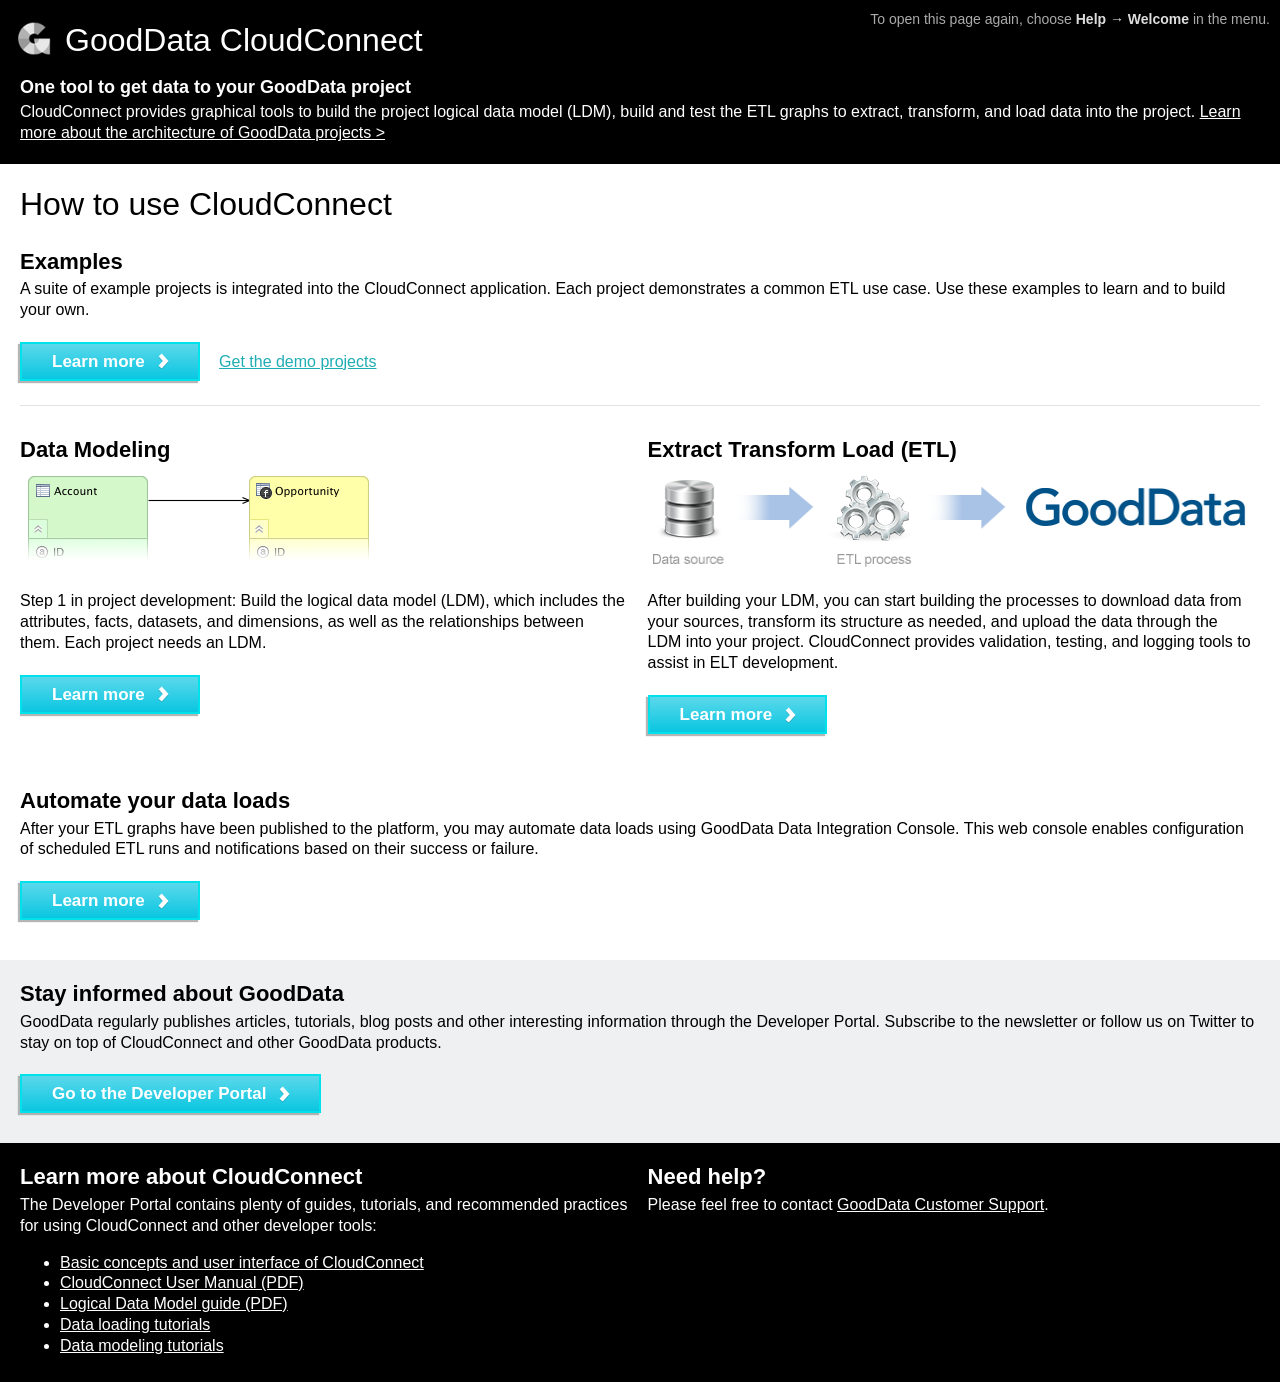
<file: CARGA_MANUAL/.metadata/.plugins/com.gooddata.clover.designer/com.gooddata.clover.designer.browser/index.html>
<!doctype html>
<html>
	<head>
		<meta charset="UTF-8">
		
		<title>Welcome to GoodData CloudConnect</title>
		
		<link rel="stylesheet" href="assets/styles.css">
	</head>
	<body>
		<div class="header">
			<h1><img src="images/gd_logo_icon.png" width="40"> GoodData CloudConnect</h1>
			<h2>One tool to get data to your GoodData project</h2>
			<p>CloudConnect provides graphical tools to build the project logical data model (LDM), build and test the ETL graphs to extract, transform, and load data into the project. <a href="http://developer.gooddata.com/getting-started/concepts?utm_source=cc&utm_campaign=learnmore-gdarch&utm_medium=welcome-page">Learn more about the architecture of GoodData projects ></a></p>
			
			<p class="welcome-help">To open this page again, choose <strong>Help &rarr; Welcome</strong> in the menu.</p>
		</div>
		<div class="content">
			<h2>How to use CloudConnect</h2>
			
			<div>
				<h3>Examples</h3>
				<p>A suite of example projects is integrated into the CloudConnect application. Each project demonstrates a common ETL use case. Use these examples to learn and to build your own.</p>
				<a href="examples.html" class="btn btn-primary">Learn more</a> <a href="http://org.eclipse.ui.intro/execute?pluginId=com.gooddata.clover.designer&amp;command=com.gooddata.clover.designer.importDemoProject(projectId%3D*)" style="margin-left: 15px;">Get the demo projects</a>
			</div>
			
			<hr>
			
			<div class="row">
				<div>
					<h3>Data Modeling</h3>
					<p style="margin-top: 10px;"><img src="images/welcome-modeling.png"></p>
					<p>Step 1 in project development: Build the logical data model (LDM), which includes the attributes, facts, datasets, and dimensions, as well as the relationships between them. Each project needs an LDM.</p>
					<a href="data-modeling.html" class="btn btn-primary">Learn more</a>
				</div>
				<div>
					<h3>Extract Transform Load (ETL)</h3>
					<p style="margin-top: 10px;"><img src="images/welcome-loading-dta.png" style="width: 100%; max-width: 610px;"></p>
					<p>After building your LDM, you can start building the processes to download data from your sources, transform its structure as needed, and upload the data through the LDM into your project. CloudConnect provides validation, testing, and logging tools to assist in ELT development.</p>
					<a href="data-loading.html" class="btn btn-primary">Learn more</a>
				</div>
			</div>
			<div style="margin-top: 3em;">
				<h3>Automate your data loads</h3>
				<p>After your ETL graphs have been published to the platform, you may automate data loads using GoodData Data Integration Console. This web console enables configuration of scheduled ETL runs and notifications based on their success or failure.</p>
				<a href="data-loading-administration.html" class="btn btn-primary">Learn more</a>
			</div>
		</div>
		<div class="news">
			<h2>Stay informed about GoodData</h2>
			<p>GoodData regularly publishes articles, tutorials, blog posts and other interesting information through the Developer Portal. Subscribe to the newsletter or follow us on Twitter to stay on top of CloudConnect and other GoodData products.</p>
			<p>
				<a href="http://developer.gooddata.com?utm_source=cc&utm_campaign=homepage-button&utm_medium=welcome-page" class="btn btn-primary">Go to the Developer Portal</a>
			</p>
		</div>
		<footer>
			<div class="row">
				<div>
					<h2>Learn more about CloudConnect</h2>
					<p>The Developer Portal contains plenty of guides, tutorials, and recommended practices for using CloudConnect and other developer tools:</p>
					<ul>
						<li><a href="https://developer.gooddata.com/getting-started?utm_source=cc&utm_campaign=footer&utm_medium=welcome-page">Basic concepts and user interface of CloudConnect</a></li>
						<li><a href="http://developer.gooddata.com/cloudconnect/usersGuide">CloudConnect User Manual (PDF)</a></li>
						<li><a href="https://support.gooddata.com/entries/23963471-CloudConnect-LDM-Modeler-Guide?utm_source=cc&utm_campaign=footer&utm_medium=welcome-page">Logical Data Model guide (PDF)</a></li>
						<li><a href="https://developer.gooddata.com/docs/data-loading#tutorials?utm_source=cc&utm_campaign=footer&utm_medium=welcome-page">Data loading tutorials</a></li>
						<li><a href="https://developer.gooddata.com/docs/data-modeling#tutorials?utm_source=cc&utm_campaign=footer&utm_medium=welcome-page">Data modeling tutorials</a></li>
					</ul>
				</div>
				<div>
					<h2>Need help?</h2>
					<p>Please feel free to contact <a href="http://support.gooddata.com?utm_source=cc&utm_campaign=footer&utm_medium=welcome-page">GoodData Customer Support</a>.</p>
				</div>
			</div>
		</footer>
	</body>
</html>
</file>
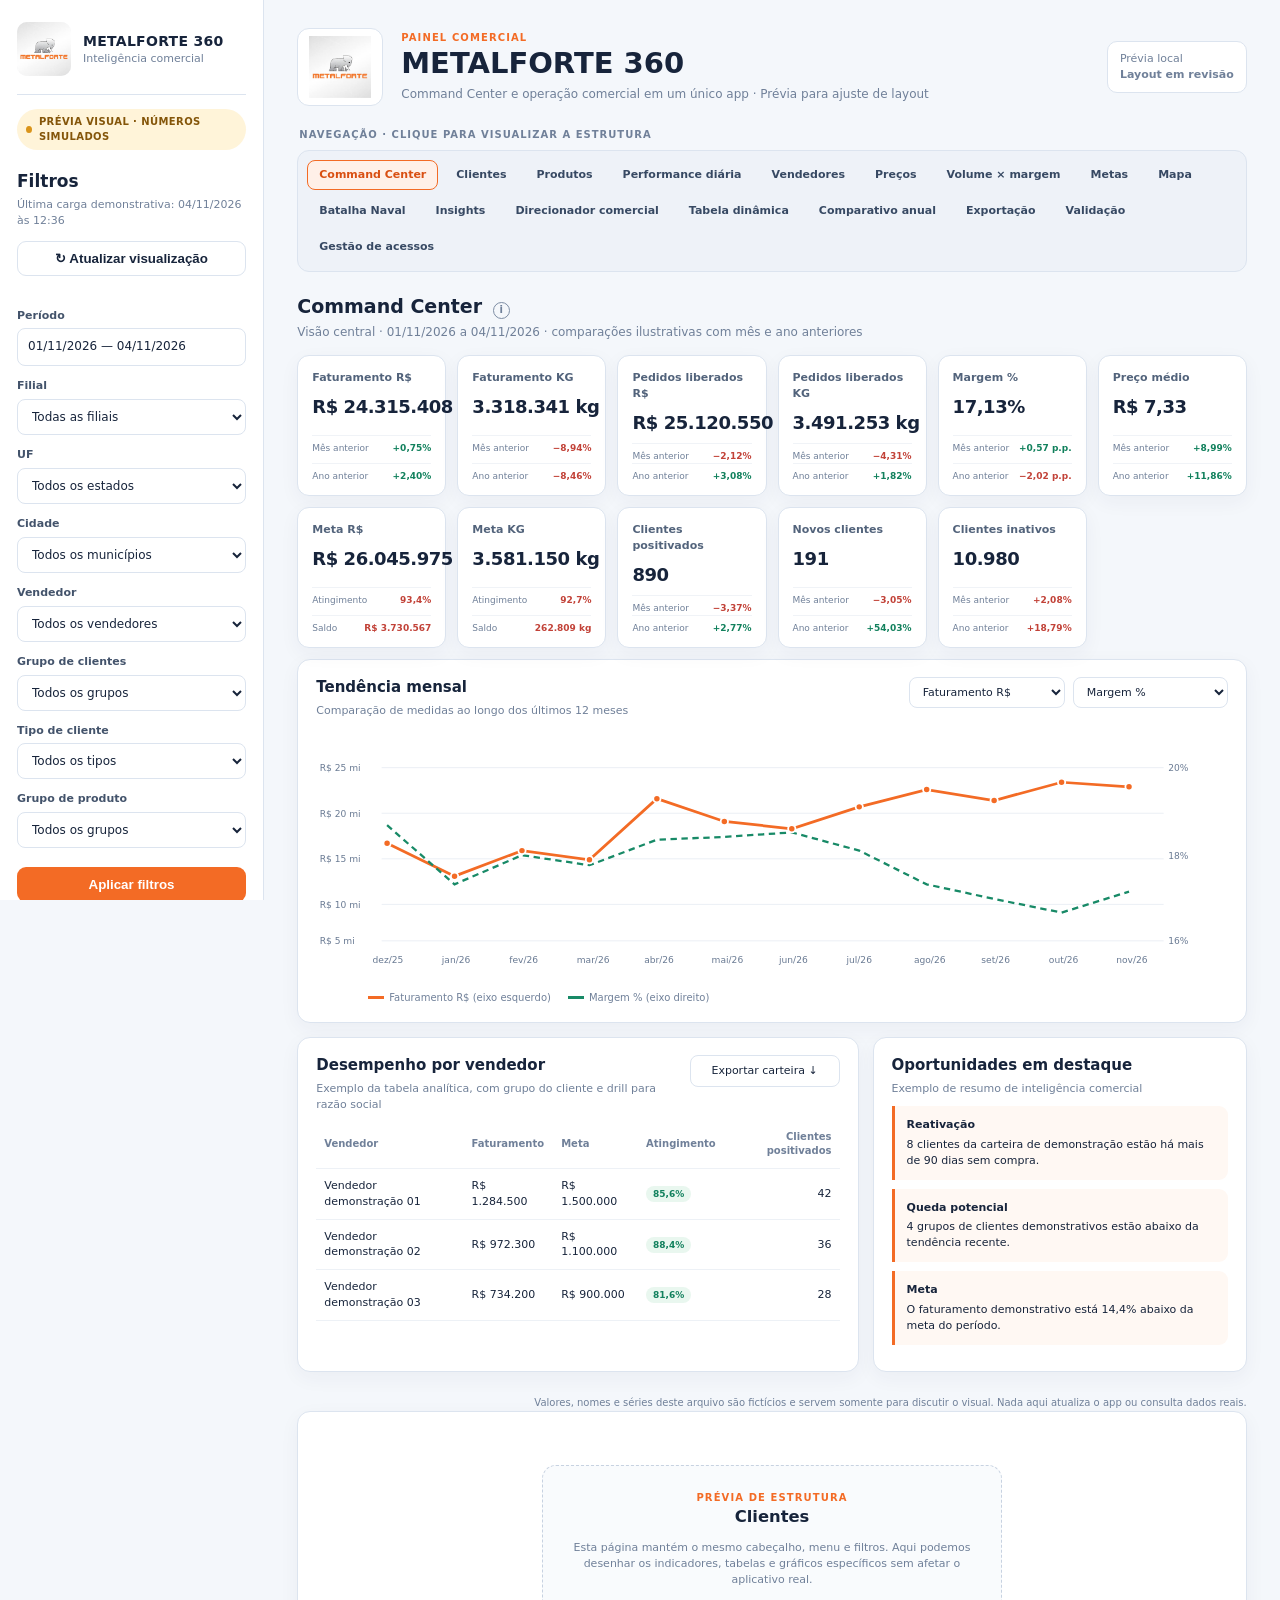
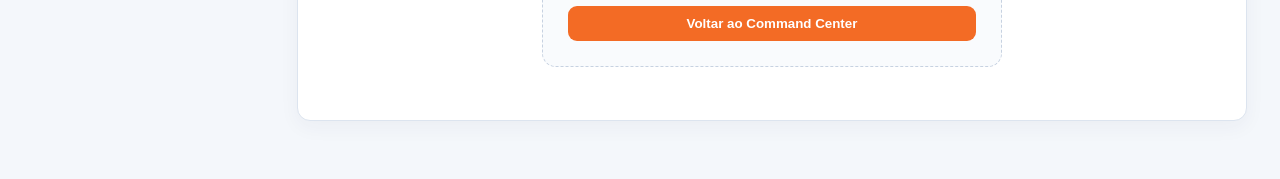
<file: PREVIA_LAYOUT_METALFORTE_360.html>
<!doctype html>
<html lang="pt-BR">
<head>
<meta charset="utf-8"><meta name="viewport" content="width=device-width, initial-scale=1">
<meta name="color-scheme" content="light"><title>METALFORTE 360 · Prévia de layout</title>
<style>
:root{--navy:#17243b;--navy2:#213552;--orange:#f36b25;--orange-soft:#fff0e8;--paper:#f4f7fb;--white:#fff;--muted:#708099;--line:#dce4ef;--green:#12815d;--red:#c24238;--shadow:0 6px 20px #20334d0c}*{box-sizing:border-box}body{margin:0;background:var(--paper);color:var(--navy);font:14px/1.45 Inter,system-ui,-apple-system,"Segoe UI",sans-serif}.layout{min-height:100vh;display:grid;grid-template-columns:264px minmax(0,1fr)}.sidebar{background:#fff;border-right:1px solid var(--line);padding:22px 17px;position:sticky;top:0;height:100vh;overflow:auto}.brand{display:flex;align-items:center;gap:12px;padding-bottom:18px;border-bottom:1px solid var(--line)}.brand img{width:54px;height:54px;object-fit:contain;border-radius:10px;background:#f5f6f8}.brand-name{font-weight:850;letter-spacing:.02em;font-size:14px}.brand-sub{font-size:11px;color:var(--muted)}.demo-tag{margin:14px 0 19px;display:inline-flex;gap:7px;align-items:center;padding:6px 9px;border-radius:99px;background:#fff4d9;color:#845509;font-weight:750;font-size:10px;letter-spacing:.04em}.demo-dot{width:7px;height:7px;border-radius:50%;background:#da941a}.filter-head{font-weight:800;font-size:17px;margin-bottom:3px}.last-load{font-size:11px;color:var(--muted);margin-bottom:12px}.refresh{width:100%;border:1px solid var(--line);background:#fff;border-radius:9px;padding:9px;color:var(--navy);font-weight:700;cursor:pointer;margin-bottom:20px}.refresh:hover{border-color:var(--orange);color:var(--orange)}.field{margin:12px 0}.field label{display:block;font-size:11px;font-weight:700;margin-bottom:5px;color:#43536b}.field input,.field select{width:100%;padding:9px 10px;border:1px solid var(--line);border-radius:8px;background:white;color:var(--navy);font:inherit;font-size:12px}.field input:focus,.field select:focus{outline:2px solid #ffb087;border-color:var(--orange)}.filter-apply{width:100%;border:0;background:var(--orange);color:white;border-radius:9px;padding:10px;font-weight:800;cursor:pointer;margin-top:7px}.filter-foot{margin-top:15px;color:var(--muted);font-size:10px}.main{min-width:0;padding:28px clamp(18px,2.6vw,42px) 44px}.header{display:flex;justify-content:space-between;align-items:center;gap:20px;margin:0 0 22px}.heading{display:flex;align-items:center;gap:18px}.hero-logo{width:86px;height:78px;background:#fff;border:1px solid var(--line);border-radius:12px;object-fit:contain;padding:7px}.eyebrow{text-transform:uppercase;color:var(--orange);font-size:10px;font-weight:850;letter-spacing:.11em}.h1{font-size:29px;line-height:1.1;margin:3px 0 6px}.subtitle{font-size:12px;color:var(--muted)}.user{border:1px solid var(--line);border-radius:10px;background:#fff;padding:9px 12px;font-size:11px;color:var(--muted);white-space:nowrap}.nav-label{font-size:10px;letter-spacing:.1em;color:var(--muted);font-weight:800;margin:0 0 7px 2px}.nav{display:flex;flex-wrap:wrap;gap:6px;padding:9px;border:1px solid var(--line);border-radius:12px;background:#eef2f8;margin-bottom:21px}.nav button{border:1px solid transparent;color:#374963;background:transparent;padding:8px 11px;border-radius:8px;font:inherit;font-size:11px;font-weight:600;line-height:1.1;cursor:pointer}.nav button:hover{background:white;border-color:var(--line)}.nav button.active{background:#fff0e8;border-color:var(--orange);color:#d94f12}.period-line{font-size:12px;color:var(--muted);margin:0 0 13px}.page-head{display:flex;justify-content:space-between;align-items:center;gap:12px;margin-bottom:4px}.page-title{font-size:19px;font-weight:820;margin:0}.info{display:inline-grid;place-items:center;border:1.5px solid #7d8da4;color:#6f8099;border-radius:50%;width:17px;height:17px;font-size:10px;font-weight:800;margin-left:4px}.period-note{font-size:11px;color:var(--muted);margin:5px 0 15px}.kpis{display:grid;grid-template-columns:repeat(6,minmax(0,1fr));gap:11px;margin-bottom:11px}.kpi{min-height:122px;padding:14px 14px 12px;background:#fff;border:1px solid var(--line);border-radius:12px;box-shadow:var(--shadow);display:flex;flex-direction:column}.kpi-label{font-size:11px;color:#52637b;font-weight:700}.kpi-value{font-size:18px;font-weight:850;letter-spacing:-.025em;margin:8px 0 7px;white-space:nowrap}.kpi-compare{margin-top:auto;padding-top:6px;border-top:1px solid #f0f3f7;font-size:9px;color:var(--muted);display:flex;justify-content:space-between;gap:4px}.delta{font-weight:800;white-space:nowrap}.up{color:var(--green)}.down{color:var(--red)}.kpis .kpi:nth-child(n+7){min-height:112px}.section{background:#fff;border:1px solid var(--line);border-radius:13px;box-shadow:var(--shadow);padding:17px 18px;margin-bottom:14px}.section-head{display:flex;justify-content:space-between;align-items:flex-start;gap:16px;margin-bottom:8px}.section h2{font-size:15px;margin:0;font-weight:820}.section-caption{font-size:11px;color:var(--muted);margin:4px 0 0}.control{border:1px solid var(--line);background:#fff;color:var(--navy);padding:7px 9px;border-radius:8px;font:inherit;font-size:11px;min-width:150px}.measure-controls{display:flex;gap:8px;align-items:center;flex-wrap:wrap}.chart{width:100%;height:260px;display:block;overflow:visible}.chart .gridline{stroke:#e9eef5;stroke-width:1}.chart text{font:10px system-ui,sans-serif;fill:#687992}.line-a{fill:none;stroke:var(--orange);stroke-width:3}.line-b{fill:none;stroke:#188a67;stroke-width:2.5;stroke-dasharray:7 5}.pt-a{fill:var(--orange);stroke:white;stroke-width:2}.pt-b{fill:#188a67;stroke:white;stroke-width:2}.legend{display:flex;gap:17px;font-size:10px;color:var(--muted);margin:4px 0 0 52px}.legend i{display:inline-block;width:16px;height:3px;background:var(--orange);vertical-align:middle;margin-right:5px}.legend i.secondary{background:#188a67}.bottom-grid{display:grid;grid-template-columns:1.2fr .8fr;gap:14px}.table{width:100%;border-collapse:collapse;font-size:11px}.table th,.table td{text-align:left;padding:9px 8px;border-bottom:1px solid #edf1f6}.table th{color:var(--muted);font-size:10px}.table td:last-child,.table th:last-child{text-align:right}.status{color:var(--green);background:#e9f7ef;border-radius:99px;padding:3px 7px;font-size:9px;font-weight:750;white-space:nowrap}.insight{border-left:3px solid var(--orange);background:#fff8f3;border-radius:0 9px 9px 0;padding:11px 12px;margin:9px 0;font-size:11px}.insight b{display:block;margin-bottom:4px}.placeholder{min-height:310px;display:grid;place-items:center;text-align:center;color:var(--muted)}.placeholder-box{max-width:460px;border:1px dashed #c7d2e1;background:#f9fbfd;border-radius:14px;padding:25px}.placeholder h3{color:var(--navy);margin:0 0 8px}.small{font-size:11px}.footer{font-size:10px;color:var(--muted);text-align:right;margin-top:10px}.toast{position:fixed;bottom:18px;right:18px;background:var(--navy);color:white;padding:10px 14px;border-radius:9px;font-size:11px;box-shadow:var(--shadow);opacity:0;transform:translateY(8px);transition:.2s;pointer-events:none}.toast.show{opacity:1;transform:none}
@media(max-width:1250px){.layout{grid-template-columns:235px minmax(0,1fr)}.kpis{grid-template-columns:repeat(4,minmax(0,1fr))}.kpi:nth-child(n+9){grid-column:span 1}.nav button{padding:8px}.bottom-grid{grid-template-columns:1fr}}
@media(max-width:760px){.layout{display:block}.sidebar{position:relative;height:auto;border-right:0;border-bottom:1px solid var(--line);padding:14px}.filters{display:grid;grid-template-columns:repeat(2,minmax(0,1fr));gap:0 10px}.filter-apply{grid-column:1/-1}.main{padding:17px 13px 32px}.header{align-items:flex-start}.hero-logo{width:62px;height:58px}.h1{font-size:22px}.user{display:none}.kpis{grid-template-columns:repeat(2,minmax(0,1fr));gap:8px}.kpi{min-height:115px;padding:12px}.kpi-value{font-size:16px}.nav{gap:4px;padding:6px}.nav button{font-size:10px;padding:8px 9px}.section{padding:14px 12px}.chart{height:220px}.measure-controls{width:100%}.control{flex:1;min-width:120px}}
@media(max-width:390px){.filters{grid-template-columns:1fr}.heading{gap:10px}.kpi-value{font-size:14px}.kpi-compare{font-size:8px}}
</style></head>
<body>
<div class="layout">
<aside class="sidebar">
  <div class="brand"><img src="LOGO_METALFORTE.jpg" alt="Logo Metalforte"><div><div class="brand-name">METALFORTE 360</div><div class="brand-sub">Inteligência comercial</div></div></div>
  <div class="demo-tag"><span class="demo-dot"></span> PRÉVIA VISUAL · NÚMEROS SIMULADOS</div>
  <div class="filter-head">Filtros</div><div class="last-load">Última carga demonstrativa: 04/11/2026 às 12:36</div>
  <button class="refresh" onclick="toast('Na aplicação real, este botão recarrega os dados publicados.')">↻ Atualizar visualização</button>
  <div class="filters">
    <div class="field"><label>Período</label><input type="text" value="01/11/2026 — 04/11/2026" aria-label="Período demonstrativo"></div>
    <div class="field"><label>Filial</label><select><option>Todas as filiais</option><option>Matriz</option><option>Filial 02</option></select></div>
    <div class="field"><label>UF</label><select><option>Todos os estados</option><option>SP</option><option>MG</option><option>PR</option></select></div>
    <div class="field"><label>Cidade</label><select><option>Todos os municípios</option><option>São Paulo</option><option>Campinas</option></select></div>
    <div class="field"><label>Vendedor</label><select><option>Todos os vendedores</option><option>Vendedor demonstração 01</option><option>Vendedor demonstração 02</option></select></div>
    <div class="field"><label>Grupo de clientes</label><select><option>Todos os grupos</option><option>Grupo demonstração A</option><option>Grupo demonstração B</option></select></div>
    <div class="field"><label>Tipo de cliente</label><select><option>Todos os tipos</option><option>Construtora</option><option>Revenda</option></select></div>
    <div class="field"><label>Grupo de produto</label><select><option>Todos os grupos</option><option>Grupo demonstração 01</option><option>Grupo demonstração 02</option></select></div>
    <button class="filter-apply" onclick="toast('Filtros demonstrativos aplicados.')">Aplicar filtros</button>
  </div>
  <div class="filter-foot">Os campos e opções desta prévia não consultam a base real.</div>
</aside>
<main class="main">
  <header class="header"><div class="heading"><img class="hero-logo" src="LOGO_METALFORTE.jpg" alt="Logo Metalforte"><div><div class="eyebrow">Painel comercial</div><h1 class="h1">METALFORTE 360</h1><div class="subtitle">Command Center e operação comercial em um único app · Prévia para ajuste de layout</div></div></div><div class="user">Prévia local<br><b>Layout em revisão</b></div></header>
  <div class="nav-label">NAVEGAÇÃO · CLIQUE PARA VISUALIZAR A ESTRUTURA</div>
  <nav class="nav" id="nav">
    <button class="active" data-page="Command Center">Command Center</button><button data-page="Clientes">Clientes</button><button data-page="Produtos">Produtos</button><button data-page="Performance diária">Performance diária</button><button data-page="Vendedores">Vendedores</button><button data-page="Preços">Preços</button><button data-page="Volume × margem">Volume × margem</button><button data-page="Metas">Metas</button><button data-page="Mapa">Mapa</button><button data-page="Batalha Naval">Batalha Naval</button><button data-page="Insights">Insights</button><button data-page="Direcionador comercial">Direcionador comercial</button><button data-page="Tabela dinâmica">Tabela dinâmica</button><button data-page="Comparativo anual">Comparativo anual</button><button data-page="Exportação">Exportação</button><button data-page="Validação">Validação</button><button data-page="Gestão de acessos">Gestão de acessos</button>
  </nav>
  <div id="home">
    <div class="page-head"><h2 class="page-title">Command Center <span class="info" title="Resumo demonstrativo do período selecionado">i</span></h2></div>
    <p class="period-line">Visão central · 01/11/2026 a 04/11/2026 · comparações ilustrativas com mês e ano anteriores</p>
    <div class="kpis" id="kpis"></div>
    <section class="section">
      <div class="section-head"><div><h2>Tendência mensal</h2><p class="section-caption">Comparação de medidas ao longo dos últimos 12 meses</p></div><div class="measure-controls"><select id="measureA" class="control" aria-label="Medida principal"><option>Faturamento R$</option><option>Faturamento KG</option><option>Pedidos liberados R$</option><option>Pedidos liberados KG</option><option>Margem %</option><option>Preço médio</option></select><select id="measureB" class="control" aria-label="Medida do eixo secundário"><option>Margem %</option><option>Clientes positivados</option><option>Novos clientes</option><option>Pedidos liberados R$</option><option>Faturamento R$</option></select></div></div>
      <svg class="chart" viewBox="0 0 1000 260" role="img" aria-label="Gráfico demonstrativo de tendência mensal com dois eixos">
        <line class="gridline" x1="72" y1="32" x2="930" y2="32"/><line class="gridline" x1="72" y1="82" x2="930" y2="82"/><line class="gridline" x1="72" y1="132" x2="930" y2="132"/><line class="gridline" x1="72" y1="182" x2="930" y2="182"/><line class="gridline" x1="72" y1="222" x2="930" y2="222"/>
        <text x="4" y="36">R$ 25 mi</text><text x="4" y="86">R$ 20 mi</text><text x="4" y="136">R$ 15 mi</text><text x="4" y="186">R$ 10 mi</text><text x="4" y="226">R$ 5 mi</text><text x="935" y="36">20%</text><text x="935" y="132">18%</text><text x="935" y="226">16%</text>
        <polyline class="line-a" points="78,115 152,151 226,123 300,133 374,66 448,91 522,99 596,75 670,56 744,68 818,48 892,53"/><polyline class="line-b" points="78,95 152,160 226,128 300,139 374,111 448,108 522,103 596,123 670,160 744,176 818,191 892,168"/>
        <g><circle class="pt-a" cx="78" cy="115" r="4"/><circle class="pt-a" cx="152" cy="151" r="4"/><circle class="pt-a" cx="226" cy="123" r="4"/><circle class="pt-a" cx="300" cy="133" r="4"/><circle class="pt-a" cx="374" cy="66" r="4"/><circle class="pt-a" cx="448" cy="91" r="4"/><circle class="pt-a" cx="522" cy="99" r="4"/><circle class="pt-a" cx="596" cy="75" r="4"/><circle class="pt-a" cx="670" cy="56" r="4"/><circle class="pt-a" cx="744" cy="68" r="4"/><circle class="pt-a" cx="818" cy="48" r="4"/><circle class="pt-a" cx="892" cy="53" r="4"/></g>
        <text x="62" y="246">dez/25</text><text x="138" y="246">jan/26</text><text x="212" y="246">fev/26</text><text x="286" y="246">mar/26</text><text x="360" y="246">abr/26</text><text x="434" y="246">mai/26</text><text x="508" y="246">jun/26</text><text x="582" y="246">jul/26</text><text x="656" y="246">ago/26</text><text x="730" y="246">set/26</text><text x="804" y="246">out/26</text><text x="878" y="246">nov/26</text>
      </svg><div class="legend"><span><i></i><span id="legendA">Faturamento R$ (eixo esquerdo)</span></span><span><i class="secondary"></i><span id="legendB">Margem % (eixo direito)</span></span></div>
    </section>
    <div class="bottom-grid"><section class="section"><div class="section-head"><div><h2>Desempenho por vendedor</h2><p class="section-caption">Exemplo da tabela analítica, com grupo do cliente e drill para razão social</p></div><button class="control" onclick="toast('Exportação demonstrativa.')">Exportar carteira ↓</button></div><table class="table"><thead><tr><th>Vendedor</th><th>Faturamento</th><th>Meta</th><th>Atingimento</th><th>Clientes positivados</th></tr></thead><tbody><tr><td>Vendedor demonstração 01</td><td>R$ 1.284.500</td><td>R$ 1.500.000</td><td><span class="status">85,6%</span></td><td>42</td></tr><tr><td>Vendedor demonstração 02</td><td>R$ 972.300</td><td>R$ 1.100.000</td><td><span class="status">88,4%</span></td><td>36</td></tr><tr><td>Vendedor demonstração 03</td><td>R$ 734.200</td><td>R$ 900.000</td><td><span class="status">81,6%</span></td><td>28</td></tr></tbody></table></section>
    <section class="section"><h2>Oportunidades em destaque</h2><p class="section-caption">Exemplo de resumo de inteligência comercial</p><div class="insight"><b>Reativação</b>8 clientes da carteira de demonstração estão há mais de 90 dias sem compra.</div><div class="insight"><b>Queda potencial</b>4 grupos de clientes demonstrativos estão abaixo da tendência recente.</div><div class="insight"><b>Meta</b>O faturamento demonstrativo está 14,4% abaixo da meta do período.</div></section></div>
    <div class="footer">Valores, nomes e séries deste arquivo são fictícios e servem somente para discutir o visual. Nada aqui atualiza o app ou consulta dados reais.</div>
  </div>
  <div id="otherPage" class="section placeholder" hidden><div class="placeholder-box"><div class="eyebrow">PRÉVIA DE ESTRUTURA</div><h3 id="otherTitle">Clientes</h3><p class="small">Esta página mantém o mesmo cabeçalho, menu e filtros. Aqui podemos desenhar os indicadores, tabelas e gráficos específicos sem afetar o aplicativo real.</p><button class="filter-apply" onclick="setPage('Command Center')">Voltar ao Command Center</button></div></div>
</main></div><div id="toast" class="toast"></div>
<script>
const metrics=[
 ['Faturamento R$','R$ 24.315.408','Mês anterior','+0,75%','up','Ano anterior','+2,40%','up'],
 ['Faturamento KG','3.318.341 kg','Mês anterior','−8,94%','down','Ano anterior','−8,46%','down'],
 ['Pedidos liberados R$','R$ 25.120.550','Mês anterior','−2,12%','down','Ano anterior','+3,08%','up'],
 ['Pedidos liberados KG','3.491.253 kg','Mês anterior','−4,31%','down','Ano anterior','+1,82%','up'],
 ['Margem %','17,13%','Mês anterior','+0,57 p.p.','up','Ano anterior','−2,02 p.p.','down'],
 ['Preço médio','R$ 7,33','Mês anterior','+8,99%','up','Ano anterior','+11,86%','up'],
 ['Meta R$','R$ 26.045.975','Atingimento','93,4%','down','Saldo','R$ 3.730.567','down'],
 ['Meta KG','3.581.150 kg','Atingimento','92,7%','down','Saldo','262.809 kg','down'],
 ['Clientes positivados','890','Mês anterior','−3,37%','down','Ano anterior','+2,77%','up'],
 ['Novos clientes','191','Mês anterior','−3,05%','down','Ano anterior','+54,03%','up'],
 ['Clientes inativos','10.980','Mês anterior','+2,08%','down','Ano anterior','+18,79%','down']
];
document.querySelector('#kpis').innerHTML=metrics.map(m=>`<article class="kpi"><div class="kpi-label">${m[0]}</div><div class="kpi-value">${m[1]}</div><div class="kpi-compare"><span>${m[2]}</span><span class="delta ${m[4]}">${m[3]}</span></div><div class="kpi-compare"><span>${m[5]}</span><span class="delta ${m[7]}">${m[6]}</span></div></article>`).join('');
function setPage(name){document.querySelectorAll('#nav button').forEach(b=>b.classList.toggle('active',b.dataset.page===name));let home=name==='Command Center';document.querySelector('#home').hidden=!home;document.querySelector('#otherPage').hidden=home;document.querySelector('#otherTitle').textContent=name;if(!home)toast(`Estrutura de “${name}” pronta para revisão visual.`)}
document.querySelectorAll('#nav button').forEach(b=>b.addEventListener('click',()=>setPage(b.dataset.page)));
document.querySelector('#measureA').addEventListener('change',e=>document.querySelector('#legendA').textContent=e.target.value+' (eixo esquerdo)');
document.querySelector('#measureB').addEventListener('change',e=>document.querySelector('#legendB').textContent=e.target.value+' (eixo direito)');
let toastTimer;function toast(message){const el=document.querySelector('#toast');el.textContent=message;el.classList.add('show');clearTimeout(toastTimer);toastTimer=setTimeout(()=>el.classList.remove('show'),2400)}
</script></body></html>
</file>
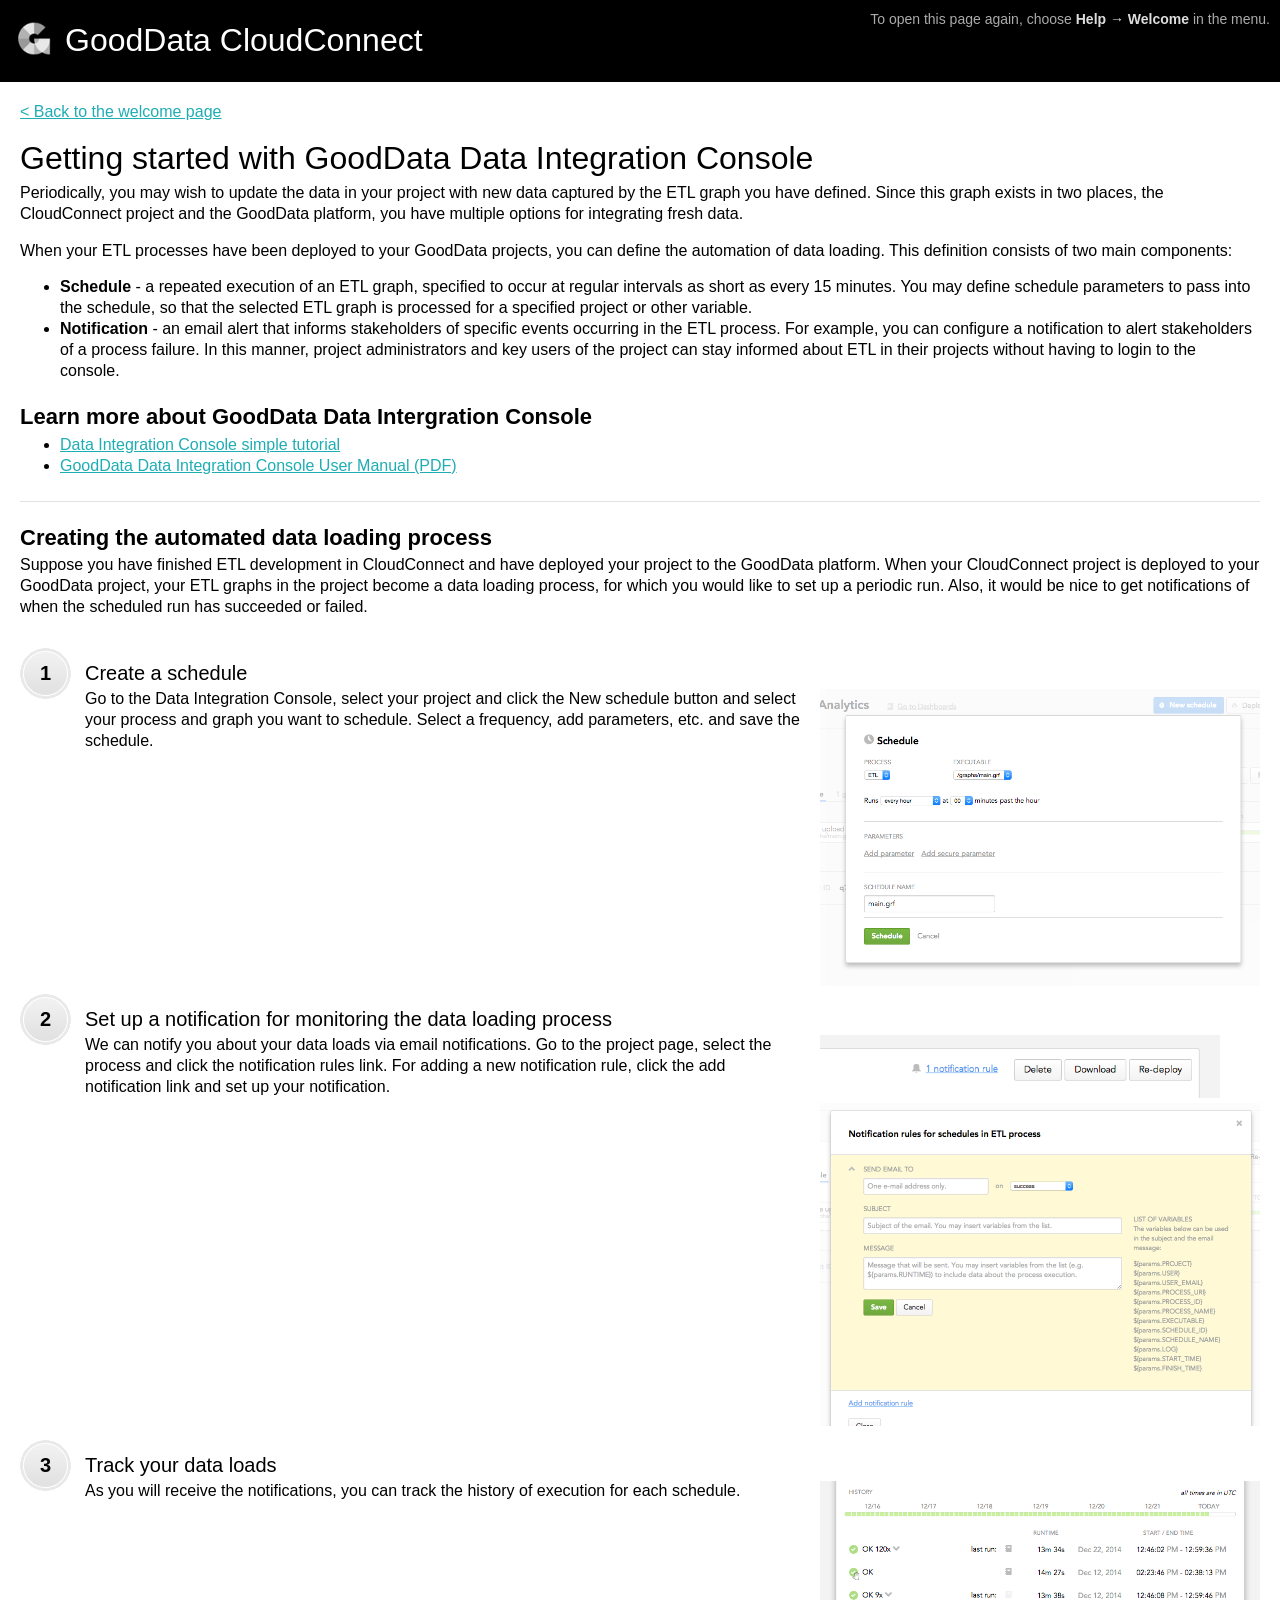
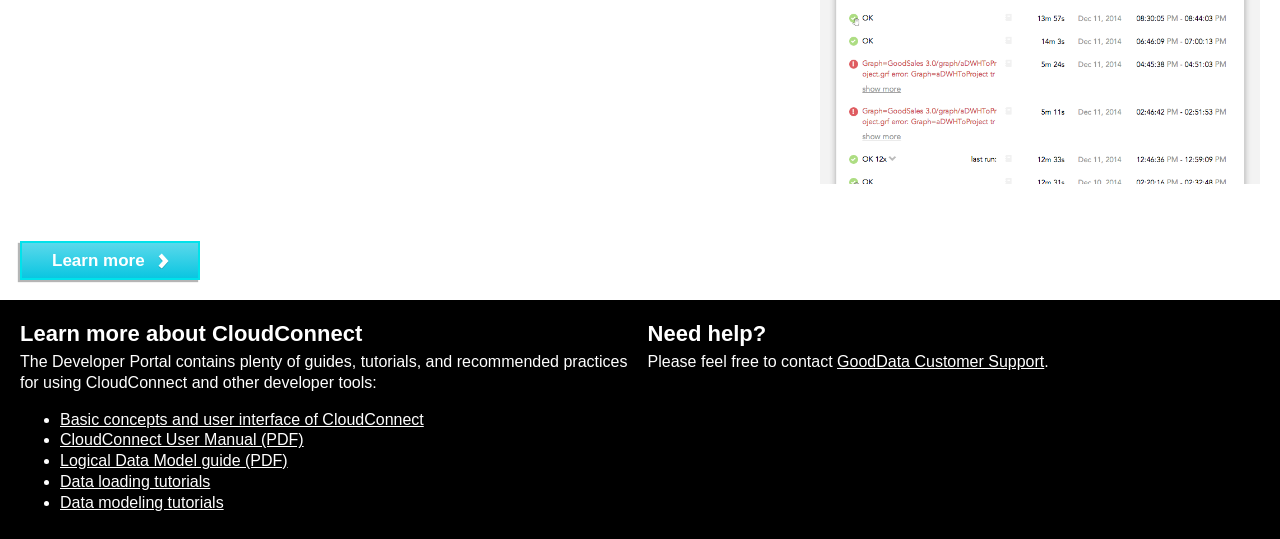
<file: CARGA_MANUAL/.metadata/.plugins/com.gooddata.clover.designer/com.gooddata.clover.designer.browser/data-loading-administration.html>
<!doctype html>
<html>
	<head>
		<meta charset="UTF-8">
		
		<title>Getting started with GoodData Data Integration Console</title>
		<link rel="stylesheet" href="assets/styles.css">
	</head>
	<body class="subpage">
		<div class="header">
			<h1><img src="images/gd_logo_icon.png" width="40"> GoodData CloudConnect</h1>
			
			<p class="welcome-help">To open this page again, choose <strong>Help &rarr; Welcome</strong> in the menu.</p>
		</div>
		<div class="content">
			<p><a href="index.html">&lt; Back to the welcome page</a></p>
			
			<h2>Getting started with GoodData Data Integration Console</h2>
			
			<p>Periodically, you may wish to update the data in your project with new data captured by the ETL graph you have defined. Since this graph exists in two places, the CloudConnect project and the GoodData platform, you have multiple options for integrating fresh data.</p>

			<p>When your ETL processes have been deployed to your GoodData projects, you can define the automation of data loading. This definition consists of two main components:</p>
			<ul>
				<li><strong>Schedule</strong> - a repeated execution of an ETL graph, specified to occur at regular intervals as short as every 15 minutes. You may define schedule parameters to pass into the schedule, so that the selected ETL graph is processed for a specified project or other variable.</li>
				<li><strong>Notification</strong> - an email alert that informs stakeholders of specific events occurring in the ETL process. For example, you can configure a notification to alert stakeholders of a process failure. In this manner, project administrators and key users of the project can stay informed about ETL in their projects without having to login to the console.</li>
			</ul>
		
			<h3>Learn more about GoodData Data Intergration Console</h3>
			
			<ul>
				<li><a href="https://developer.gooddata.com/getting-started/tutorial/automate-data-loading-process?utm_source=cc&utm_campaign=dla-header&utm_medium=welcome-page">Data Integration Console simple tutorial</a></li>
				<li><a href="http://help.gooddata.com/doc/public/pdf/DataIntegrationConsoleUserManual.pdf">GoodData Data Integration Console User Manual (PDF)</a></li>
			</ul>
			
			<hr>
			
			<div>
				<h3>Creating the automated data loading process</h3>
				
				<p>Suppose you have finished ETL development in CloudConnect and have deployed your project to the GoodData platform. When your CloudConnect project is deployed to your GoodData project, your ETL graphs in the project become a data loading process, for which you would like to set up a periodic run. Also, it would be nice to get notifications of when the scheduled run has succeeded or failed.</p>
				
				<ul class="steps" style="overflow: auto;">
					<li>
						<h4><span>1</span> Create a schedule</h4>
						<img src="images/newschedule.png" width="440px" style="float: right; margin: 0 0 1.25em 15px;">
						<p>Go to the Data Integration Console, select your project and click the New schedule button and select your process and graph you want to schedule. Select a frequency, add parameters, etc. and save the schedule.</p>
					</li>
					<li style="clear: both;">
						<h4><span>2</span> Set up a notification for monitoring the data loading process</h4>
						<div style="float: right; margin: 0 0 1.25em 15px;">
							<img src="images/link.png" width="400px"><br><img src="images/rule.png" width="440px">
						</div>
						<p>We can notify you about your data loads via email notifications. Go to the project page, select the process and click the notification rules link. For adding a new notification rule, click the add notification link and set up your notification.</p>
					</li>
					<li style="clear: both;">
						<h4><span>3</span> Track your data loads</h4>
						<img src="images/history.png" width="440px" style="float: right; margin: 0 0 1.25em 15px;">
						<p>As you will receive the notifications, you can track the history of execution for each schedule.</p>
					</li>
				</ul>
					
				<a href="https://developer.gooddata.com/getting-started/tutorial/automate-data-loading-process?utm_source=cc&utm_campaign=dla-learn-more&utm_medium=welcome-page" class="btn btn-primary">Learn more</a>
			</div>
		</div>
		<footer>
			<div class="row">
				<div>
					<h2>Learn more about CloudConnect</h2>
					<p>The Developer Portal contains plenty of guides, tutorials, and recommended practices for using CloudConnect and other developer tools:</p>
					<ul>
						<li><a href="https://developer.gooddata.com/getting-started?utm_source=cc&utm_campaign=footer&utm_medium=welcomepage">Basic concepts and user interface of CloudConnect</a></li>
						<li><a href="http://developer.gooddata.com/cloudconnect/usersGuide">CloudConnect User Manual (PDF)</a></li>
						<li><a href="https://support.gooddata.com/entries/23963471-CloudConnect-LDM-Modeler-Guide?utm_source=cc&utm_campaign=footer&utm_medium=welcome-page">Logical Data Model guide (PDF)</a></li>
						<li><a href="https://developer.gooddata.com/docs/data-loading#tutorials?utm_source=cc&utm_campaign=footer&utm_medium=welcomepage">Data loading tutorials</a></li>
						<li><a href="https://developer.gooddata.com/docs/data-modeling#tutorials?utm_source=cc&utm_campaign=footer&utm_medium=welcomepage">Data modeling tutorials</a></li>
					</ul>
				</div>
				<div>
					<h2>Need help?</h2>
					<p>Please feel free to contact <a href="http://support.gooddata.com?utm_source=cc&utm_campaign=footer&utm_medium=welcome-page">GoodData Customer Support</a>.</p>
				</div>
			</div>
		</footer>
	</body>
</html>
</file>
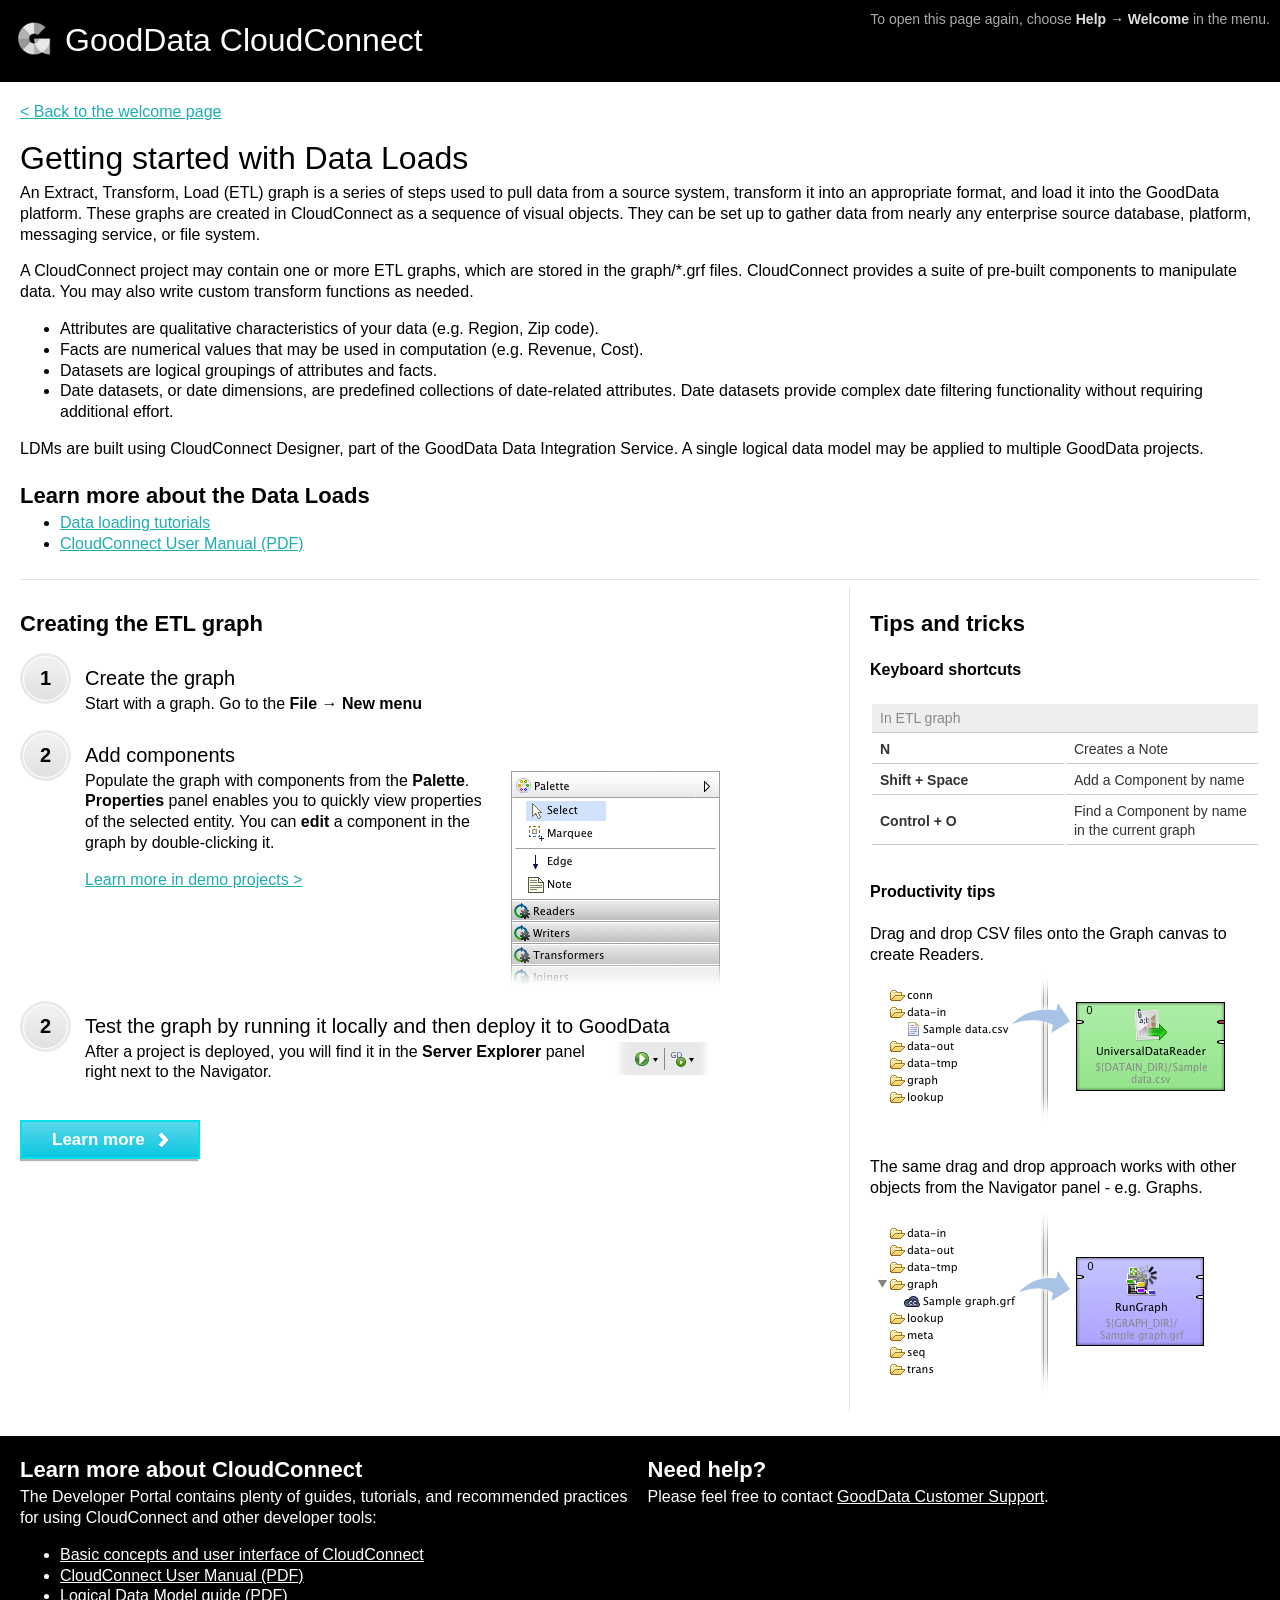
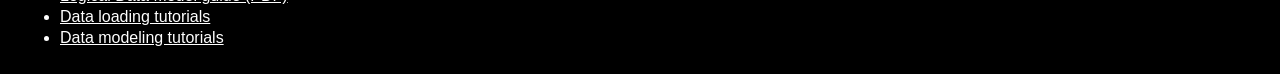
<file: CARGA_MANUAL/.metadata/.plugins/com.gooddata.clover.designer/com.gooddata.clover.designer.browser/data-loading.html>
<!doctype html>
<html>
	<head>
		<meta charset="UTF-8">
		
		<title>Getting started with Data Loads using GoodData CloudConnect</title>
		
		<link rel="stylesheet" href="assets/styles.css">
	</head>
	<body class="subpage">
		<div class="header">
			<h1><img src="images/gd_logo_icon.png" width="40"> GoodData CloudConnect</h1>
			
			<p class="welcome-help">To open this page again, choose <strong>Help &rarr; Welcome</strong> in the menu.</p>
		</div>
		<div class="content">
			<p><a href="index.html">&lt; Back to the welcome page</a></p>
			
			<h2>Getting started with Data Loads</h2>
			
			<p>An Extract, Transform, Load (ETL) graph is a series of steps used to pull data from a source system, transform it into an appropriate format, and load it into the GoodData platform. These graphs are created in CloudConnect as a sequence of visual objects. They can be set up to gather data from nearly any enterprise source database, platform, messaging service, or file system.</p>

			<p>A CloudConnect project may contain one or more ETL graphs, which are stored in the graph/*.grf files. CloudConnect provides a suite of pre-built components to manipulate data. You may also write custom transform functions as needed.</p>
			<ul>
				<li>Attributes are qualitative characteristics of your data (e.g. Region, Zip code).</li>
				<li>Facts are numerical values that may be used in computation (e.g. Revenue, Cost).</li>
				<li>Datasets are logical groupings of attributes and facts.</li>
				<li>Date datasets, or date dimensions, are predefined collections of date-related attributes. Date datasets provide complex date filtering functionality without requiring additional effort.</li>
			</ul>

			<p style="margin-top: 1em;">LDMs are built using CloudConnect Designer, part of the GoodData Data Integration Service. A single logical data model may be applied to multiple GoodData projects.</p>
		
			<h3>Learn more about the Data Loads</h3>
			
			<ul>
				<li><a href="http://developer.gooddata.com/docs/data-loading#tutorials?utm_source=cc&utm_campaign=dl-header&utm_medium=welcome-page">Data loading tutorials</a></li>
				<li><a href="http://developer.gooddata.com/cloudconnect/usersGuide">CloudConnect User Manual (PDF)</a></li>
			</ul>
			
			<hr>
			
			<div class="row">
				<div class="main-content">
					<h3>Creating the ETL graph</h3>
					
					<ul class="steps">
						<li>
							<h4><span>1</span> Create the graph</h4>
							<p>Start with a graph. Go to the <strong>File → New menu</strong></p>
						</li>
						<li>
							<h4><span>2</span> Add components</h4>
							<img src="images/palette.png" style="float: right; margin: 0 0 1.25em 15px;">
							<p>Populate the graph with components from the <strong>Palette</strong>. <strong>Properties</strong> panel enables you to quickly view properties of the selected entity. You can <strong>edit</strong> a component in the graph by double-clicking it.</p>
							<p><a href="examples.html">Learn more in demo projects ></a></p>
						</li> 
						<li style="clear: both;">
							<h4><span>2</span> Test the graph by running it locally and then deploy it to GoodData</h4>
							<img src="images/toolbar.png" style="float: right; margin-left: 15px;">
							<p>After a project is deployed, you will find it in the <strong>Server Explorer</strong> panel right next to the Navigator.</p>
						</li>
					</ul>
					
					<a href="https://developer.gooddata.com/getting-started/tutorial/preparing-data-loading-process?utm_source=cc&utm_campaign=dl-learn-more&utm_medium=welcome-page" class="btn btn-primary">Learn more</a>
				</div>
				<div class="sidebar">
					<h3>Tips and tricks</h3>

					<h4>Keyboard shortcuts</h4>

					<table>
						<thead>
							<tr><th colspan="2">In ETL graph</th></tr>
						</thead>
						<tbody>
							<tr>
								<th>N</th>
								<td>Creates a Note</td>
							</tr>
							<tr>
								<th>Shift + Space</th>
								<td>Add a Component by name</td>
							</tr>
							<tr>
								<th>Control + O</th>
								<td>Find a Component by name in the current graph</td>
							</tr>
						</tbody>
					</table>

					<h4>Productivity tips</h4>

					<p style="margin: 1em 0 0;">Drag and drop CSV files onto the Graph canvas to create Readers.</p>
					<img src="images/datareader.png">
			
					<p style="margin: 1.25em 0 0;">The same drag and drop approach works with other objects from the Navigator panel - e.g. Graphs.</p>
					<img src="images/rungraph.png">
				</div>
			</div>
		</div>
		<footer>
			<div class="row">
				<div>
					<h2>Learn more about CloudConnect</h2>
					<p>The Developer Portal contains plenty of guides, tutorials, and recommended practices for using CloudConnect and other developer tools:</p>
					<ul>
						<li><a href="http://developer.gooddata.com/getting-started?utm_source=cc&utm_campaign=dl-footer&utm_medium=welcome-page">Basic concepts and user interface of CloudConnect</a></li>
						<li><a href="http://developer.gooddata.com/cloudconnect/usersGuide">CloudConnect User Manual (PDF)</a></li>
						<li><a href="http://support.gooddata.com/entries/23963471-CloudConnect-LDM-Modeler-Guide?utm_source=cc&utm_campaign=footer&utm_medium=welcome-page">Logical Data Model guide (PDF)</a></li>
						<li><a href="http://developer.gooddata.com/docs/data-loading#tutorials?utm_source=cc&utm_campaign=dl-footer&utm_medium=welcome-page">Data loading tutorials</a></li>
						<li><a href="http://developer.gooddata.com/docs/data-modeling#tutorials?utm_source=cc&utm_campaign=dl-footer&utm_medium=welcome-page">Data modeling tutorials</a></li>
					</ul>
				</div>
				<div>
					<h2>Need help?</h2>
					<p>Please feel free to contact <a href="http://support.gooddata.com?utm_source=cc&utm_campaign=footer&utm_medium=welcome-page">GoodData Customer Support</a>.</p>
				</div>
			</div>
		</footer>
	</body>
</html>
</file>
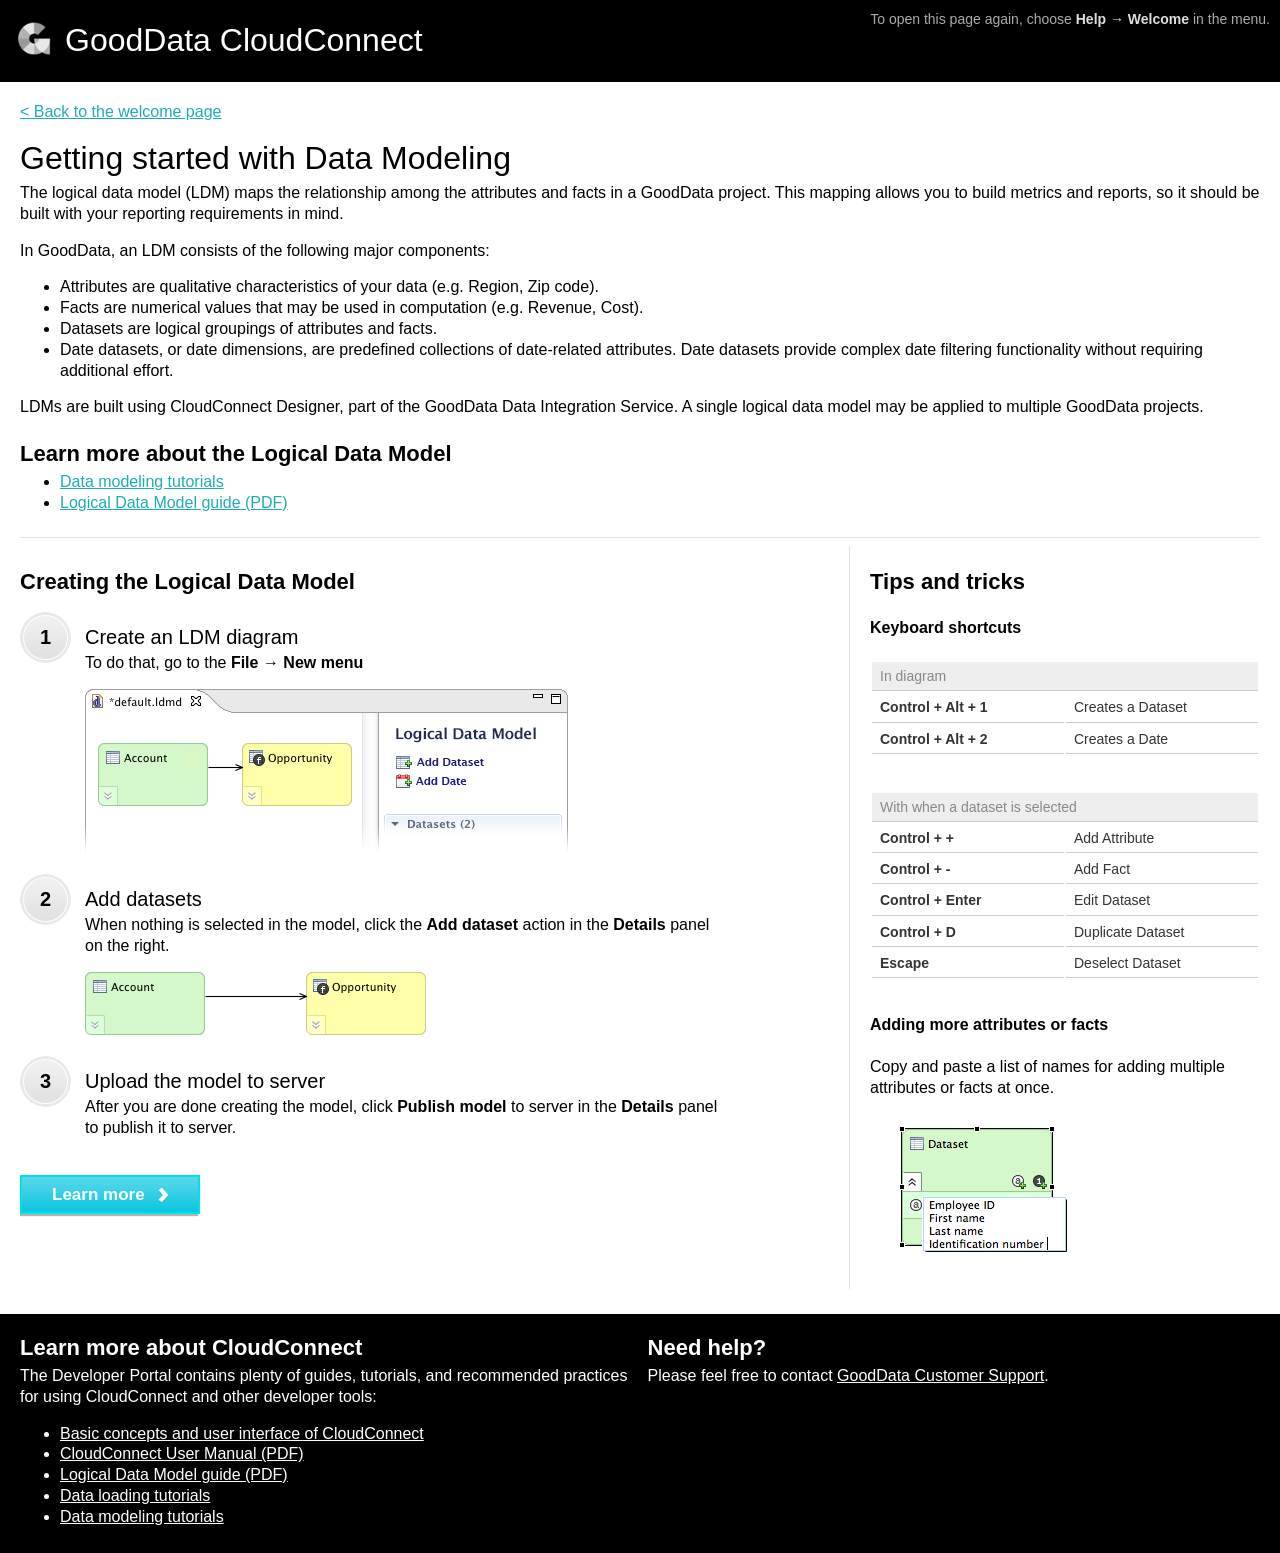
<file: CARGA_MANUAL/.metadata/.plugins/com.gooddata.clover.designer/com.gooddata.clover.designer.browser/data-modeling.html>
<!doctype html>
<html>
	<head>
		<meta charset="UTF-8">
		
		<title>Getting started with Data Modeling using GoodData CloudConnect</title>
		
		<link rel="stylesheet" href="assets/styles.css">
	</head>
	<body class="subpage">
		<div class="header">
			<h1><img src="images/gd_logo_icon.png" width="40"> GoodData CloudConnect</h1>
			
			<p class="welcome-help">To open this page again, choose <strong>Help &rarr; Welcome</strong> in the menu.</p>
		</div>
		<div class="content">
			<p><a href="index.html">&lt; Back to the welcome page</a></p>
			
			<h2>Getting started with Data Modeling</h2>
			
			<p>The logical data model (LDM) maps the relationship among the attributes and facts in a GoodData project. This mapping allows you to build metrics and reports, so it should be built with your reporting requirements in mind.</p>

			<p>In GoodData, an LDM consists of the following major components:</p>
			<ul>
				<li>Attributes are qualitative characteristics of your data (e.g. Region, Zip code).</li>
				<li>Facts are numerical values that may be used in computation (e.g. Revenue, Cost).</li>
				<li>Datasets are logical groupings of attributes and facts.</li>
				<li>Date datasets, or date dimensions, are predefined collections of date-related attributes. Date datasets provide complex date filtering functionality without requiring additional effort.</li>
			</ul>

			<p style="margin-top: 1em;">LDMs are built using CloudConnect Designer, part of the GoodData Data Integration Service. A single logical data model may be applied to multiple GoodData projects.</p>
		
			<h3>Learn more about the Logical Data Model</h3>
			
			<ul>
				<li><a href="https://developer.gooddata.com/docs/data-modeling#tutorials?utm_source=cc&utm_campaign=dm-header&utm_medium=welcome-page">Data modeling tutorials</a></li>
				<li><a href="https://support.gooddata.com/entries/23963471-CloudConnect-LDM-Modeler-Guide?utm_source=cc&utm_campaign=dm-guide-header&utm_medium=welcome-page">Logical Data Model guide (PDF)</a></li>
			</ul>
			
			<hr>
			
			<div class="row">
				<div class="main-content">
					<h3>Creating the Logical Data Model</h3>
					
					<ul class="steps">
						<li>
							<h4><span>1</span> Create an LDM diagram</h4>
							<p>To do that, go to the <strong>File → New menu</strong></p>
							<p>
								<img src="images/modeling.png" class="nofloat">
							</p>
						</li>
						<li>
							<h4><span>2</span> Add datasets</h4>
							<p>When nothing is selected in the model, click the <strong>Add dataset</strong> action in the <strong>Details</strong> panel on the right.</p>
							<p>
								<img src="images/add-datasets.png" class="nofloat">
							</p>
						</li>
						<li>
							<h4><span>3</span> Upload the model to server</h4>
							<p>After you are done creating the model, click <strong>Publish model</strong> to server in the <strong>Details</strong> panel to publish it to server.</p>
						</li>
					</ul>
					
					<a href="https://developer.gooddata.com/getting-started/tutorial/creating-data-model?utm_source=cc&utm_campaign=dm-learn-more&utm_medium=welcome-page" class="btn btn-primary">Learn more</a>
				</div>
				<div class="sidebar">
					<h3>Tips and tricks</h3>
					
					<h4>Keyboard shortcuts</h4>

					<table>
						<thead>
							<tr><th colspan="2">In diagram</th></tr>
						</thead>
						<tbody>
							<tr>
								<th>Control + Alt + 1</th>
								<td>Creates a Dataset</td>
							</tr>
							<tr>
								<th>Control + Alt + 2</th>
								<td>Creates a Date</td>
							</tr>
						</tbody>
					</table>
					
					<table>
						<thead>
							<tr><th colspan="2">With when a dataset is selected</th></tr>
						</thead>
						<tbody>
							<tr>
								<th>Control + +</th>
								<td>Add Attribute</td>
							</tr>
							<tr>
								<th>Control + -</th>
								<td>Add Fact</td>
							</tr>
							<tr>
								<th>Control + Enter</th>
								<td>Edit Dataset</td>
							</tr>
							<tr>
								<th>Control + D</th>
								<td>Duplicate Dataset</td>
							</tr>
							<tr>
								<th>Escape</th>
								<td>Deselect Dataset</td>
							</tr>
						</tbody>
					</table>
					
					<h4>Adding more attributes or facts</h4>
					
					<p style="margin: 1em 0 0;">Copy and paste a list of names for adding multiple attributes or facts at once.</p>
					<img src="images/more-attributes.png">
				</div>
			</div>
		</div>
		<footer>
			<div class="row">
				<div>
					<h2>Learn more about CloudConnect</h2>
					<p>The Developer Portal contains plenty of guides, tutorials, and recommended practices for using CloudConnect and other developer tools:</p>
					<ul>
						<li><a href="http://developer.gooddata.com/getting-started?utm_source=cc&utm_campaign=dm-footer&utm_medium=welcome-page">Basic concepts and user interface of CloudConnect</a></li>
						<li><a href="http://developer.gooddata.com/cloudconnect/usersGuide">CloudConnect User Manual (PDF)</a></li>
						<li><a href="http://support.gooddata.com/entries/23963471-CloudConnect-LDM-Modeler-Guide?utm_source=cc&utm_campaign=footer&utm_medium=welcome-page">Logical Data Model guide (PDF)</a></li>
						<li><a href="http://developer.gooddata.com/docs/data-loading#tutorials?utm_source=cc&utm_campaign=dm-footer&utm_medium=welcome-page">Data loading tutorials</a></li>
						<li><a href="http://developer.gooddata.com/docs/data-modeling#tutorials?utm_source=cc&utm_campaign=dm-footer&utm_medium=welcome-page">Data modeling tutorials</a></li>
					</ul>
				</div>
				<div>
					<h2>Need help?</h2>
					<p>Please feel free to contact <a href="http://support.gooddata.com?utm_source=cc&utm_campaign=footer&utm_medium=welcome-page">GoodData Customer Support</a>.</p>
				</div>
			</div>
		</footer>
	</body>
</html>
</file>
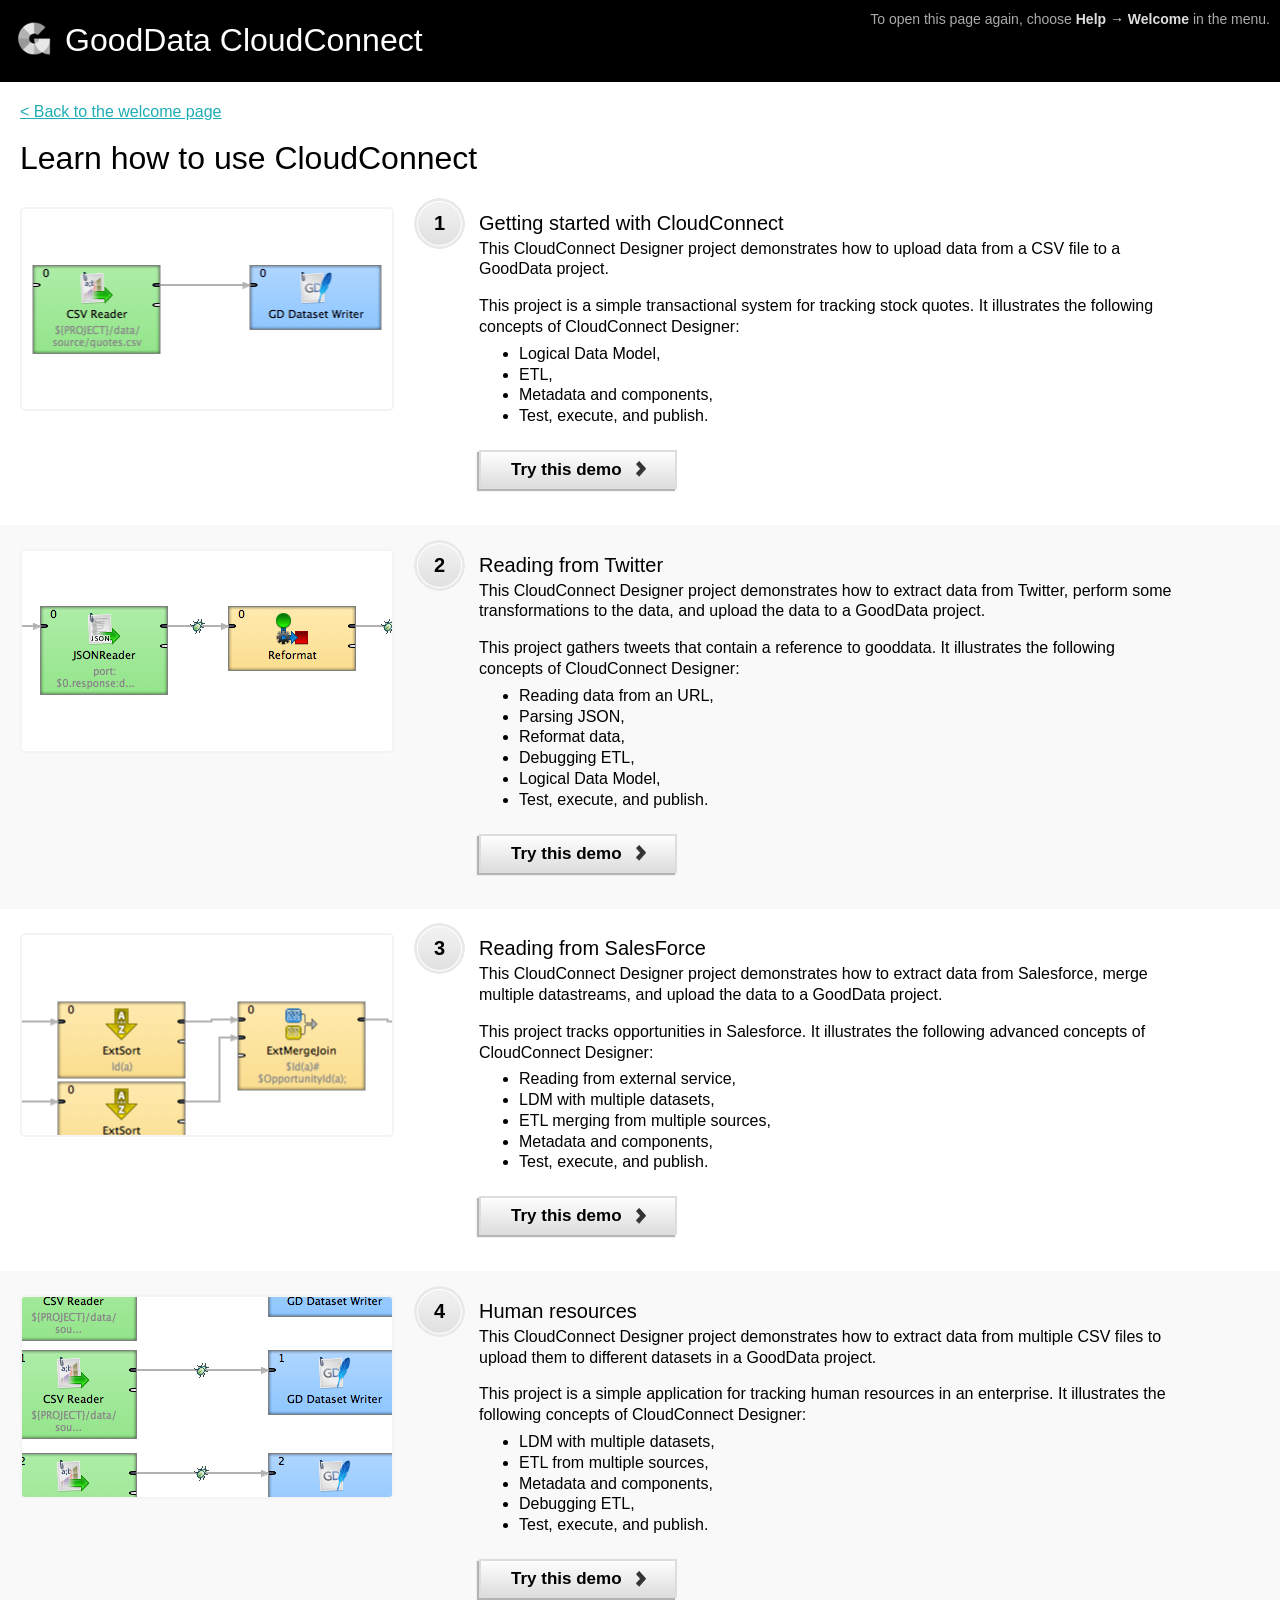
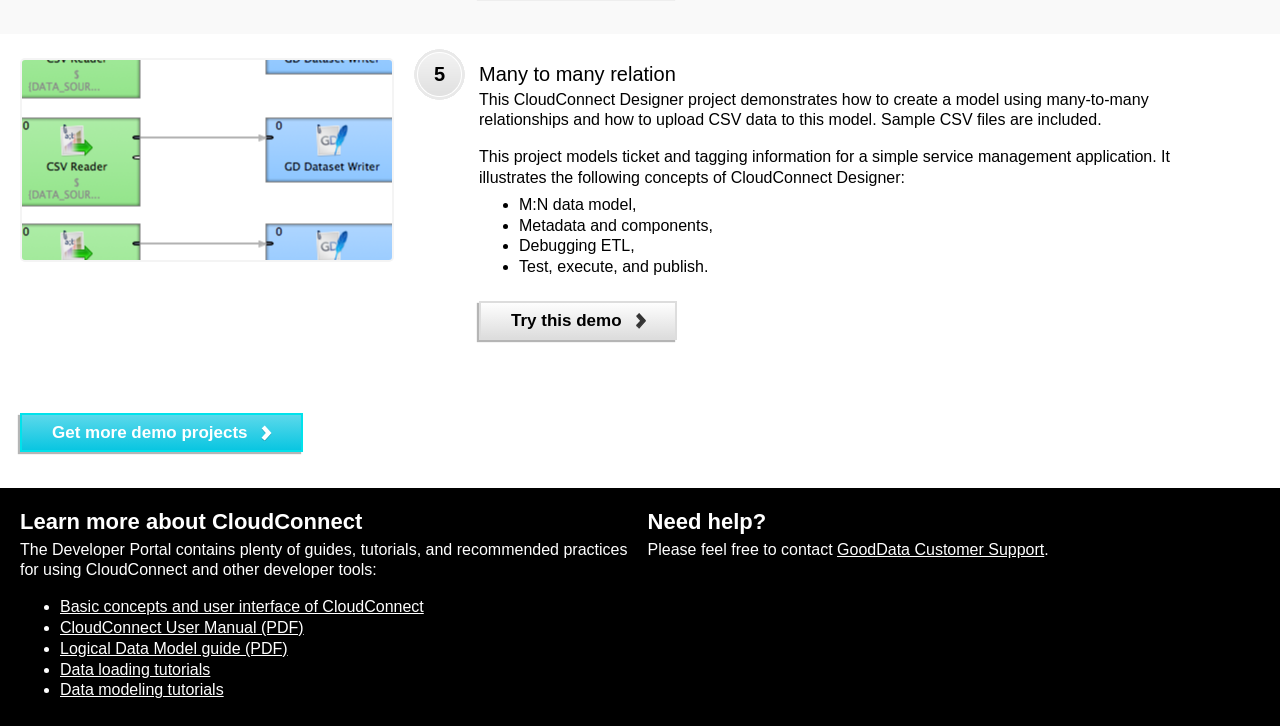
<file: CARGA_MANUAL/.metadata/.plugins/com.gooddata.clover.designer/com.gooddata.clover.designer.browser/examples.html>
<!doctype html>
<html>
	<head>
		<meta charset="UTF-8">
		<link rel="stylesheet" href="assets/styles.css">
	</head>
	<body class="subpage">
		<div class="header">
			<h1><img src="images/gd_logo_icon.png" width="40"> GoodData CloudConnect</h1>
			
			<p class="welcome-help">To open this page again, choose <strong>Help &rarr; Welcome</strong> in the menu.</p>
		</div>
		<div class="content">
			<p><a href="index.html">&lt; Back to the welcome page</a></p>
			
			<h2>Learn how to use CloudConnect</h2>
			
			<div class="example-items">
				<div class="item">
					<div class="image gs"></div>
					<div class="content">
						<h4><span>1</span> Getting started with CloudConnect</h4>
						<p>This CloudConnect Designer project demonstrates how to upload data from a CSV file to a GoodData project.</p>
						<p>This project is a simple transactional system for tracking stock quotes. It illustrates the following concepts of CloudConnect Designer:</p>
						
						<ul>
							<li>Logical Data Model,</li> 
							<li>ETL,</li>
							<li>Metadata and components,</li> 
							<li>Test, execute, and publish.</li>
						</ul>
	
						<p><a href="http://org.eclipse.ui.intro/execute?pluginId=com.gooddata.clover.designer&amp;command=com.gooddata.clover.designer.importDemoProject(projectId%3DgettingStartedWithCC)" class="btn">Try this demo</a></p>
					</div>
				</div>
				<div class="item">
					<div class="image tw"></div>
					<div class="content">
						<h4><span>2</span> Reading from Twitter</h4>
						<p>This CloudConnect Designer project demonstrates how to extract data from Twitter, perform some transformations to the data, and upload the data to a GoodData project.</p>
						<p>This project gathers tweets that contain a reference to gooddata. It illustrates the following concepts of CloudConnect Designer:</p>
						
						<ul>
							<li>Reading data from an URL,</li>
							<li>Parsing JSON,</li>
							<li>Reformat data,</li>
							<li>Debugging ETL,</li>
							<li>Logical Data Model,</li>
							<li>Test, execute, and publish.</li>
						</ul>
	
						<p><a href="http://org.eclipse.ui.intro/execute?pluginId=com.gooddata.clover.designer&amp;command=com.gooddata.clover.designer.importDemoProject(projectId%3DreadingFromTwitter)" class="btn">Try this demo</a></p>
					</div>
				</div>
				<div class="item">
					<div class="image sf"></div>
					<div class="content">
						<h4><span>3</span> Reading from SalesForce</h4>
						<p>This CloudConnect Designer project demonstrates how to extract data from Salesforce, merge multiple datastreams, and upload the data to a GoodData project.</p>
						<p>This project tracks opportunities in Salesforce. It illustrates the following advanced concepts of CloudConnect Designer:</p>
						
						<ul>
							<li>Reading from external service,</li>
							<li>LDM with multiple datasets,</li>
							<li>ETL merging from multiple sources,</li>
							<li>Metadata and components,</li>
							<li>Test, execute, and publish.</li>
						</ul>
	
						<p><a href="http://org.eclipse.ui.intro/execute?pluginId=com.gooddata.clover.designer&amp;command=com.gooddata.clover.designer.importDemoProject(projectId%3DreadingFromSalesForce)" class="btn">Try this demo</a></p>
					</div>
				</div>
				<div class="item">
					<div class="image hr"></div>
					<div class="content">
						<h4><span>4</span> Human resources</h4>
						<p>This CloudConnect Designer project demonstrates how to extract data from multiple CSV files to upload them to different datasets in a GoodData project.</p>
						<p>This project is a simple application for tracking human resources in an enterprise. It illustrates the following concepts of CloudConnect Designer:</p>
						
						<ul>
							<li>LDM with multiple datasets,</li>
							<li>ETL from multiple sources,</li>
							<li>Metadata and components,</li>
							<li>Debugging ETL,</li>
							<li>Test, execute, and publish.</li>
						</ul>
	
						<p><a href="http://org.eclipse.ui.intro/execute?pluginId=com.gooddata.clover.designer&amp;command=com.gooddata.clover.designer.importDemoProject(projectId%3Dhr)" class="btn">Try this demo</a></p>
					</div>
				</div>
				<div class="item">
					<div class="image m2m"></div>
					<div class="content">
						<h4><span>5</span> Many to many relation</h4>
						<p>This CloudConnect Designer project demonstrates how to create a model using many-to-many relationships and how to upload CSV data to this model. Sample CSV files are included.</p>
						<p>This project models ticket and tagging information for a simple service management application. It illustrates the following concepts of CloudConnect Designer:</p>
						
						<ul>
							<li>M:N data model,</li>
							<li>Metadata and components,</li>
							<li>Debugging ETL,</li>
							<li>Test, execute, and publish.</li>
						</ul>
	
						<p><a href="http://org.eclipse.ui.intro/execute?pluginId=com.gooddata.clover.designer&amp;command=com.gooddata.clover.designer.importDemoProject(projectId%3Dmany2many)" class="btn">Try this demo</a></p>
					</div>
				</div>
			</div>
			
			<p><a href="http://developer.gooddata.com/cloudconnect/manual/ch17.html" class="btn btn-primary">Get more demo projects</a></p>
		</div>
		<footer>
			<div class="row">
				<div>
					<h2>Learn more about CloudConnect</h2>
					<p>The Developer Portal contains plenty of guides, tutorials, and recommended practices for using CloudConnect and other developer tools:</p>
					<ul>
						<li><a href="http://developer.gooddata.com/getting-started?utm_source=cc&utm_campaign=footer-examples&utm_medium=welcome-page">Basic concepts and user interface of CloudConnect</a></li>
						<li><a href="http://developer.gooddata.com/cloudconnect/usersGuide">CloudConnect User Manual (PDF)</a></li>
						<li><a href="http://support.gooddata.com/entries/23963471-CloudConnect-LDM-Modeler-Guide?utm_source=cc&utm_campaign=footer&utm_medium=welcome-page">Logical Data Model guide (PDF)</a></li>
						<li><a href="http://developer.gooddata.com/docs/data-loading#tutorials?utm_source=cc&utm_campaign=footer-examples&utm_medium=welcome-page">Data loading tutorials</a></li>
						<li><a href="http://developer.gooddata.com/docs/data-modeling#tutorials?utm_source=cc&utm_campaign=footer-examples&utm_medium=welcome-page">Data modeling tutorials</a></li>
					</ul>
				</div>
				<div>
					<h2>Need help?</h2>
					<p>Please feel free to contact <a href="http://support.gooddata.com?utm_source=cc&utm_campaign=footer&utm_medium=welcome-page">GoodData Customer Support</a>.</p>
				</div>
			</div>
		</footer>
	</body>
</html>
</file>
<file: CARGA_MANUAL/.metadata/.plugins/com.gooddata.clover.designer/com.gooddata.clover.designer.browser/assets/styles.css>
body {
				padding: 0;
				margin: 0;
				font: 100% Arial, sans-serif;
				line-height: 1.3;
			}
			.subpage h1 {
				margin-bottom: 0;
			}
			.header, .content, .news, footer {
				padding: 20px;
			}
			.header, footer {
				background: #000;
				color: #fff;
			}
			.header a, footer a {
				color: #fff;
			}
			.header h2 {
				font-size: 18px;
				margin-top: -7px;
			}
			.header {
				position: relative;
			}
			.header .welcome-help {
				position: absolute;
				top: 10px;
				right: 10px;
				font-size: 0.875em;
				color: #aaa;
			}
			.header .welcome-help strong {
				color: #ddd;
			}
			.header img {
				float: left;
				display: inline-block;
				margin-top: -3px;
				margin-left: -5px;
				margin-right: 10px;
			}
			.header h1, .content h2, .news h2, footer h2 {
				margin-top: 0;
			}
			.content h3, .news h2, footer h2 {
				font-size: 22px;
			}
			.content a {
				color: #1FADB4;
			}
			.content a:hover {
				color: #0a5477
			}
			.header h1, .content h2 {
				font-size: 32px;
				font-weight: normal;
			}
			.row {
				overflow: auto;
				padding-bottom: 5px;
			}
			.row div {
				float: left;
				width: 49%;
			}
			.row div:first-child {
				margin-right: 20px;
			}
			.row .main-content {
				width: 700px;
			}
			.row .sidebar {
				float: right;
				width: 390px;
				padding-left: 20px;
				border-left: 1px solid #E2E2E2;
			}
			
			.news {
				background: #EEF0F2;
				margin-top: 1.25em;
				padding-bottom: 30px;
			}
			.header p, .news p:last-child {
				margin-bottom: 0;
			}
			
			.header a:hover,
			footer a:hover {
				color: #aaa;
			}
			
			hr {
				border: none;
				border-top: 1px solid #E2E2E2;
				margin-top: 1.5em;
			}
			h2, h3 {
				margin-bottom: 3px;
			}
			p {
				margin-top: 0;
			}
			ul {
				margin: 0;
			}
			
			ul.steps {
				padding-left: 65px;
			}
			
			ul.steps {
				list-style-type: none;
				margin: 0 0 2em 0;
			}
			
			ul.steps li h4,
			.example-items div h4 {
				margin-bottom: 3px;
				font-size: 20px;
				font-weight: normal;
			}
			ul.steps li h4 span,
			.example-items div h4 span {
				float: left;
				display: block;
				width: 51px;
				height: 51px;
				line-height: 51px;
				margin: -12px 0 0 -65px;
				
				background: url('../images/point.png') no-repeat center center;
				
				text-align: center;
				font-weight: bold;
			}
			
			.example-items {
				margin-bottom: 2em;
			}
			.example-items div {
				overflow: auto;
				margin: 0 -20px;
				padding: 0 20px;
			}
			.example-items div ul {
				margin: -10px 0 1.125em 0;
			}
			
			.example-items div.item {
				overflow: auto;
				padding-bottom: 20px;
			}
			.example-items .item:nth-child(even) {
				background: #F9F9F9;
			}
			.example-items .content {
				padding-left: 85px;
			}
			.example-items .image {
				width: 330px;
				height: 200px;
				border: 2px solid #f4f4f4;
				border-radius: 5px;
			}
			.example-items div div.content {
				float: left;
			}
			.example-items div div.image {
				margin: 1.5em 20px 0 0;
				float: left;
			}
			
			.example-items .image.gs {
				background: #fff url("../images/examples/getting-started.png") no-repeat center center;
			}
			.example-items .image.gs:hover {
				background: #fff url("../images/examples/gs-ldm.png") no-repeat center center;
			}
			.example-items .image.hr {
				background: #fff url("../images/examples/hr.png") no-repeat center center;
			}
			.example-items .image.hr:hover {
				background: #fff url("../images/examples/hr-ldm.png") no-repeat center center;
			}
			.example-items .image.tw {
				background: #fff url("../images/examples/twitter.png") no-repeat center center;
			}
			.example-items .image.tw:hover {
				background: #fff url("../images/examples/tw-ldm.png") no-repeat center center;
			}
			.example-items .image.sf {
				background: #fff url("../images/examples/sf.png") no-repeat center center;
			}
			.example-items .image.sf:hover {
				background: #fff url("../images/examples/sf-ldm.png") no-repeat center center;
			}
			.example-items .image.m2m {
				background: #fff url("../images/examples/m2m.png") no-repeat center center;
			}
			.example-items .image.m2m:hover {
				background: #fff url("../images/examples/m2m-ldm.png") no-repeat center center;
			}
			
			a.btn {
				display: inline-block;
				line-height: 35px;
				padding: 0 53px 0 30px;
				margin-top: 5px;
				
				-webkit-box-shadow: -2px 2px 1px 0px rgba(150, 150, 150, 0.7);
				box-shadow: -2px 2px 1px 0px rgba(150, 150, 150, 0.7);
				color: #fff;
				font-size: 17px;
				font-weight: bold;
				text-align: center;
				
				border: 2px solid #ddd;
				background: #fefefe url('../images/bg-callout-button-black.png') no-repeat right center;
				background: url('../images/bg-callout-button-black.png') no-repeat right center, -webkit-gradient(linear, left top, left bottom, color-stop(0%,#fefefe), color-stop(100%,#dddddd));
				background: url('../images/bg-callout-button-black.png') no-repeat right center, -webkit-linear-gradient(top, #fefefe 0%,#ddd 100%);
				background: url('../images/bg-callout-button-black.png') no-repeat right center, linear-gradient(to bottom, #fefefe 0%,#ddd 100%);
				
				text-decoration: none;
				color: #000;
			}
			a.btn:hover {
				border: 2px solid #ddd;
				background: #dedede url('../images/bg-callout-button-black.png') no-repeat right center;
				background: url('../images/bg-callout-button-black.png') no-repeat right center, -webkit-gradient(linear, left top, left bottom, color-stop(0%,#dedede), color-stop(100%,#dbdbdb));
				background: url('../images/bg-callout-button-black.png') no-repeat right center, -webkit-linear-gradient(top, #dedede 0%,#dbdbdb 100%);
				background: url('../images/bg-callout-button-black.png') no-repeat right center, linear-gradient(to bottom, #dedede 0%,#dbdbdb 100%);
				
				color: #000;
				
			}
			a.btn-primary {
				border: 2px solid #00e2eb;
				background: #5bd8eb url('../images/bg-callout-button.png') no-repeat right center;
				background: url('../images/bg-callout-button.png') no-repeat right center, -webkit-gradient(linear, left top, left bottom, color-stop(0%,#5bd8eb), color-stop(100%,#0ac6e1));
				background: url('../images/bg-callout-button.png') no-repeat right center, -webkit-linear-gradient(top, #5bd8eb 0%,#0ac6e1 100%);
				background: url('../images/bg-callout-button.png') no-repeat right center, linear-gradient(to bottom, #5bd8eb 0%,#0ac6e1 100%);
				
				color: #fff;
			}
			a.btn-primary:hover {
				border: 2px solid #38C5DF;
				
				background: #38c5df url('../images/bg-callout-button.png') no-repeat right center;
				background: url('../images/bg-callout-button.png') no-repeat right center, -webkit-gradient(linear, left top, left bottom, color-stop(0%,#38c5df), color-stop(100%,#00a6d6));
				background: url('../images/bg-callout-button.png') no-repeat right center, -webkit-linear-gradient(top, #38c5df 0%,#00a6d6 100%);
				background: url('../images/bg-callout-button.png') no-repeat right center, linear-gradient(to bottom, #38c5df 0%,#00a6d6 100%);
				
				color: #fff;
			}
			
			table {
				color: #333;
				width: 100%;
				margin: 10px 0 35px;
				line-height: 1.3em;
			}
			
			th, td {
				border-bottom: 1px solid #ccc;
				text-align: left;
			}
			
			thead th {
				color: #888;
				background: #eee;
				padding: 5px 8px;
				font-weight: normal;
			}
			
			tbody th,
			tbody td {
				width: 50%;
				padding: 5px 8px;
			}
			
			tbody th {
				font-weight: bold;
			}
			
			.sidebar table {
				font-size: 0.875em;
			}
			
			@media screen and (max-width: 960px){
				.row {
					overflow: hidden;
				}
				.row div {
					float: none;
					width: 100%;
				}
				.content .row div:first-child, footer .row div:first-child {
					padding-bottom: 30px;
				}
				.row .sidebar {
					float: none;
					width: auto;
					padding-left: 0;
					border-left: none;
					border-top: 1px solid #E2E2E2;
				}
				.row .main-content {
					width: auto;
				}
			}
			@media screen and (max-width: 884px){
				.example-items .content {
					width: auto;
				}
				.example-items .image {
					display: none;
				}
			}
			@media screen and (min-width: 961px) and (max-width: 1054px){
				.row div {
					width: 48%;
				}
				.row .main-content {
					max-width: 400px;
				}
				.row .main-content img {
					max-width: 100%;
				}
			}
			@media screen and (min-width: 885px) and (max-width: 1209px){
				.example-items .content {
					width: 45%;
				}
			}
			@media screen and (min-width: 1055px) and (max-width: 1199px){
				.row .main-content {
					max-width: 400px;
				}
			}
			@media screen and (min-width: 1210px){
				.example-items .content,
				.row .main-content {
					width: 700px;
				}
			}
</file>
